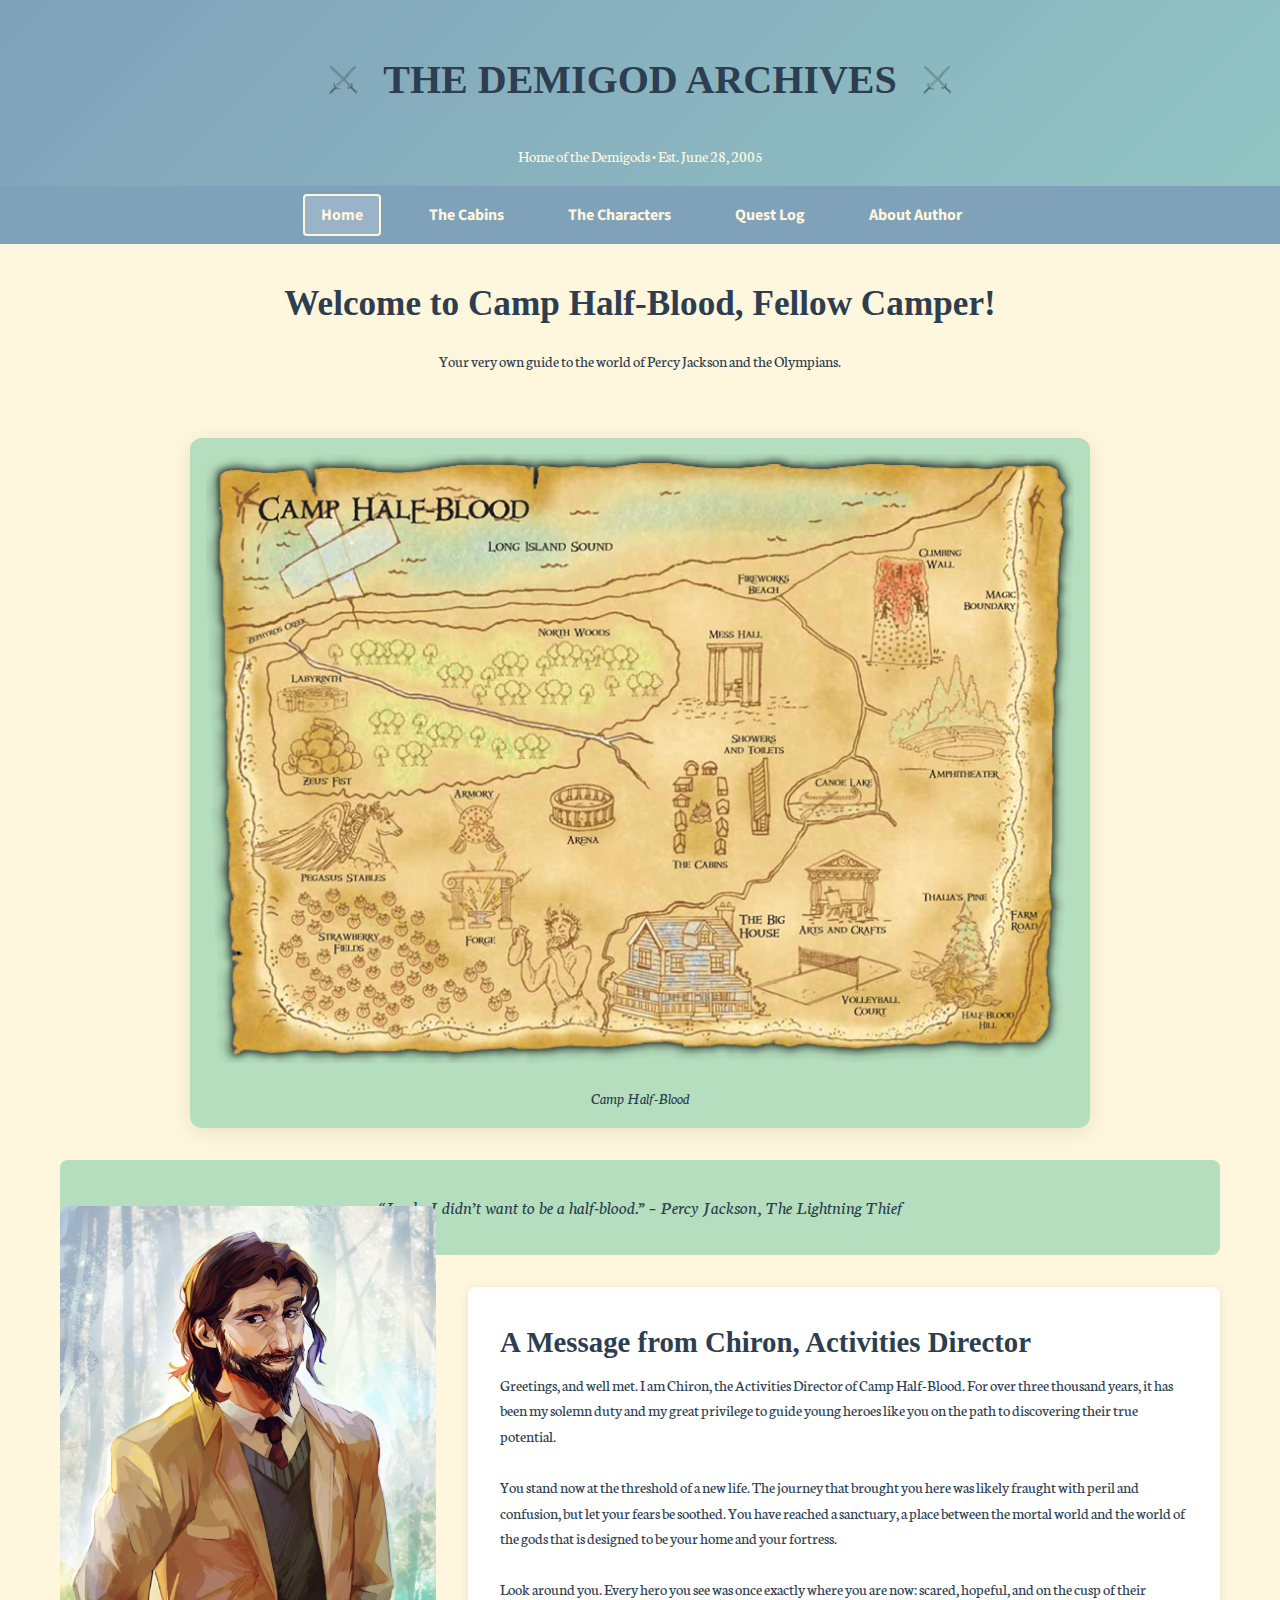
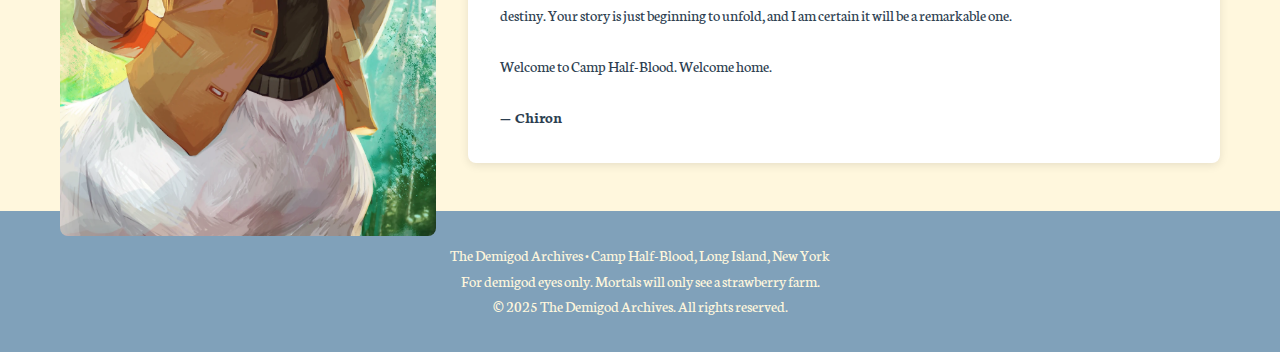
<file: index.html>
<!DOCTYPE html>
<html lang="en">
<head>
  <meta charset="UTF-8"/>
  <meta name="viewport" content="width=device-width, initial-scale=1.0"/>
  <title>The Demigod Archives | Home</title>
  <link href="https://fonts.googleapis.com/css2?family=IM+Fell+English&family=Neuton&family=Source+Sans+Pro&display=swap" rel="stylesheet"/>
  <link rel="stylesheet" href="style.css"/>
  <link rel="icon" type="image/png" href="./images/favicon.png">
</head>
<body>
  <header>
    <div class="title-banner">
  <img src="./images/Sword_Logo-The_Demigod_Archives.png" alt="Sword" class="sword-logo">
  <h1>THE DEMIGOD ARCHIVES</h1>
   <img src="./images/Sword_Logo-The_Demigod_Archives.png" alt="Sword" class="sword-logo">
      </div>
      <p>Home of the Demigods • Est. June 28, 2005</p>
  </header>

  <nav>
    <div class="container">
      <ul>
        <li><a href="index.html" class="active">Home</a></li>
        <li><a href="cabins.html">The Cabins</a></li>
        <li><a href="characters.html">The Characters</a></li>
        <li><a href="quests.html">Quest Log</a></li>
        <li><a href="about.html">About Author</a></li>
      </ul>
    </div>
  </nav>

  <div class="container">
    <div class="page-header">
      <h2>Welcome to Camp Half-Blood, Fellow Camper!</h2>
      <div class="custom-divider"></div>
      <p>Your very own guide to the world of Percy Jackson and the Olympians.</p>
    </div>

    <div class="camp-map">
  <picture>
    <source srcset="./images/P1-Camp_Map.png" type="image/png">
    <img src="https://cdn.rickriordan.com/wp-content/uploads/2023/10/17000132/camp-half-blood.png" alt="Camp Half-Blood Map">
  </picture>
  <p style="margin-top: 1rem; font-style: italic;">
    Camp Half-Blood
  </p>
</div>

    <div class="quote">
      “Look, I didn’t want to be a half-blood.” – Percy Jackson, The Lightning Thief
    </div>

    <div class="chiron-detailed">
      <div class="chiron-image">
        <picture>
    <source srcset="./images/P1-Chiron.webp" type="image/webp">
    <img src="https://static.wikia.nocookie.net/olympians/images/f/f3/Chiron_viria.jpg/revision/latest?cb=20180428155750" alt="Chiron">
       </picture>
      </div>
      <div class="chiron-message">
        <h3>A Message from Chiron, Activities Director</h3>
        <p>Greetings, and well met. I am Chiron, the Activities Director of Camp Half-Blood. 
          For over three thousand years, it has been my solemn duty and my great privilege to guide 
          young heroes like you on the path to discovering their true potential. <br><br>
          You stand now at the threshold of a new life. The journey that brought you here was likely 
          fraught with peril and confusion, but let your fears be soothed. You have reached a sanctuary, 
          a place between the mortal world and the world of the gods that is designed to be your home and your fortress.<br><br>
          Look around you. Every hero you see was once exactly where you are now: scared, hopeful, and on the cusp of their 
          destiny. Your story is just beginning to unfold, and I am certain it will be a remarkable one.<br><br>
          Welcome to Camp Half-Blood. Welcome home. <br><br><strong>— Chiron</strong>
        </p>
      </div>
    </div>
  </div>

  <footer>
    <div class="container">
      <p>The Demigod Archives • Camp Half-Blood, Long Island, New York</p>
      <p>For demigod eyes only. Mortals will only see a strawberry farm.</p>
      <p>© 2025 The Demigod Archives. All rights reserved.</p>
    </div>
  </footer>
</body>
</html>
</file>
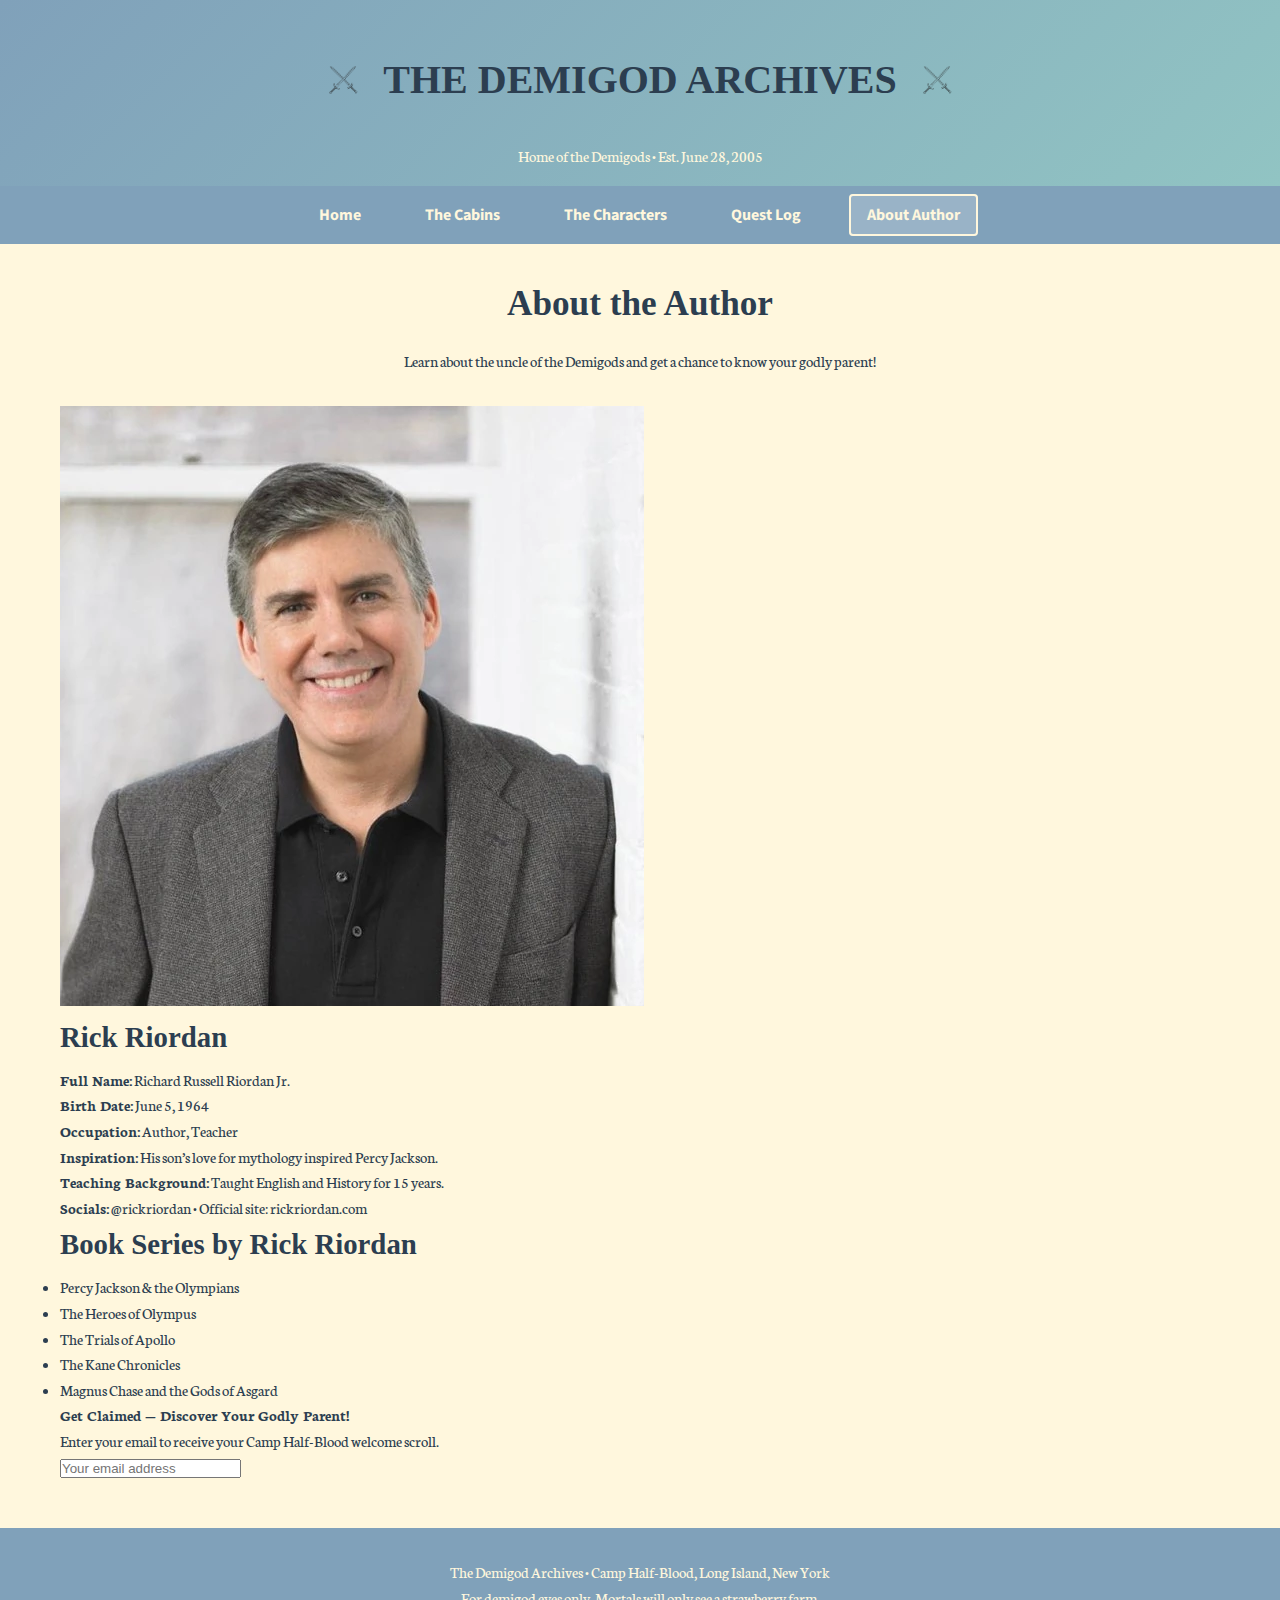
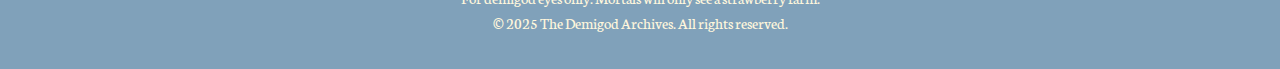
<file: about.html>
<!DOCTYPE html>
<html lang="en">
<head>
  <meta charset="UTF-8">
  <meta name="viewport" content="width=device-width, initial-scale=1.0">
  <title>The Demigod Archives | About Author</title>
  <link href="https://fonts.googleapis.com/css2?family=IM+Fell+English&family=Neuton&family=Source+Sans+Pro&display=swap" rel="stylesheet">
  <link rel="stylesheet" href="style.css">
  <link rel="icon" type="image/png" href="./images/favicon.png">
</head>
<body>
  <header>
    <div class="title-banner">
      <img src="./images/Sword_Logo-The_Demigod_Archives.png" alt="Sword" class="sword-logo">
      <h1>THE DEMIGOD ARCHIVES</h1>
      <img src="./images/Sword_Logo-The_Demigod_Archives.png" alt="Sword" class="sword-logo">
    </div>
    <p>Home of the Demigods • Est. June 28, 2005</p>
  </header>

  <nav>
    <div class="container">
      <ul>
        <li><a href="index.html">Home</a></li>
        <li><a href="cabins.html">The Cabins</a></li>
        <li><a href="characters.html">The Characters</a></li>
        <li><a href="quests.html">Quest Log</a></li>
        <li><a href="about.html" class="active">About Author</a></li>
      </ul>
    </div>
  </nav>

  <main>
    <div class="container">
      <div class="page-header">
        <h2>About the Author</h2>
        <p>Learn about the uncle of the Demigods and get a chance to know your godly parent!</p>
      </div>

      <div class="author-section">
        <div class="author-photo">
          <picture>
            <source srcset="./images/P5-Author.webp" type="image/webp">
            <img src="https://static.wikia.nocookie.net/olympians/images/d/d6/Rick_Riordan.jpg/revision/latest?cb=20110710084715" 
              alt="Rick Riordan">
          </picture>
        </div>

        <div class="author-details">
          <h3>Rick Riordan</h3>
          <p><strong>Full Name:</strong> Richard Russell Riordan Jr.</p>
          <p><strong>Birth Date:</strong> June 5, 1964</p>
          <p><strong>Occupation:</strong> Author, Teacher</p>
          <p><strong>Inspiration:</strong> His son’s love for mythology inspired Percy Jackson.</p>
          <p><strong>Teaching Background:</strong> Taught English and History for 15 years.</p>
          <p><strong>Socials:</strong> @rickriordan • Official site: rickriordan.com</p>
        </div>
      </div>

      <div class="book-series-section">
        <h3>Book Series by Rick Riordan</h3>
        <ul>
          <li>Percy Jackson & the Olympians</li>
          <li>The Heroes of Olympus</li>
          <li>The Trials of Apollo</li>
          <li>The Kane Chronicles</li>
          <li>Magnus Chase and the Gods of Asgard</li>
        </ul>

        <div class="claim-form">
          <p><strong>Get Claimed — Discover Your Godly Parent!</strong></p>
          <p>Enter your email to receive your Camp Half-Blood welcome scroll.</p>
          <input type="email" placeholder="Your email address">
        </div>
      </div>
    </div>
  </main>

  <footer>
    <div class="container">
      <p>The Demigod Archives • Camp Half-Blood, Long Island, New York</p>
      <p>For demigod eyes only. Mortals will only see a strawberry farm.</p>
      <p>© 2025 The Demigod Archives. All rights reserved.</p>
    </div>
  </footer>
</body>
</html>
</file>
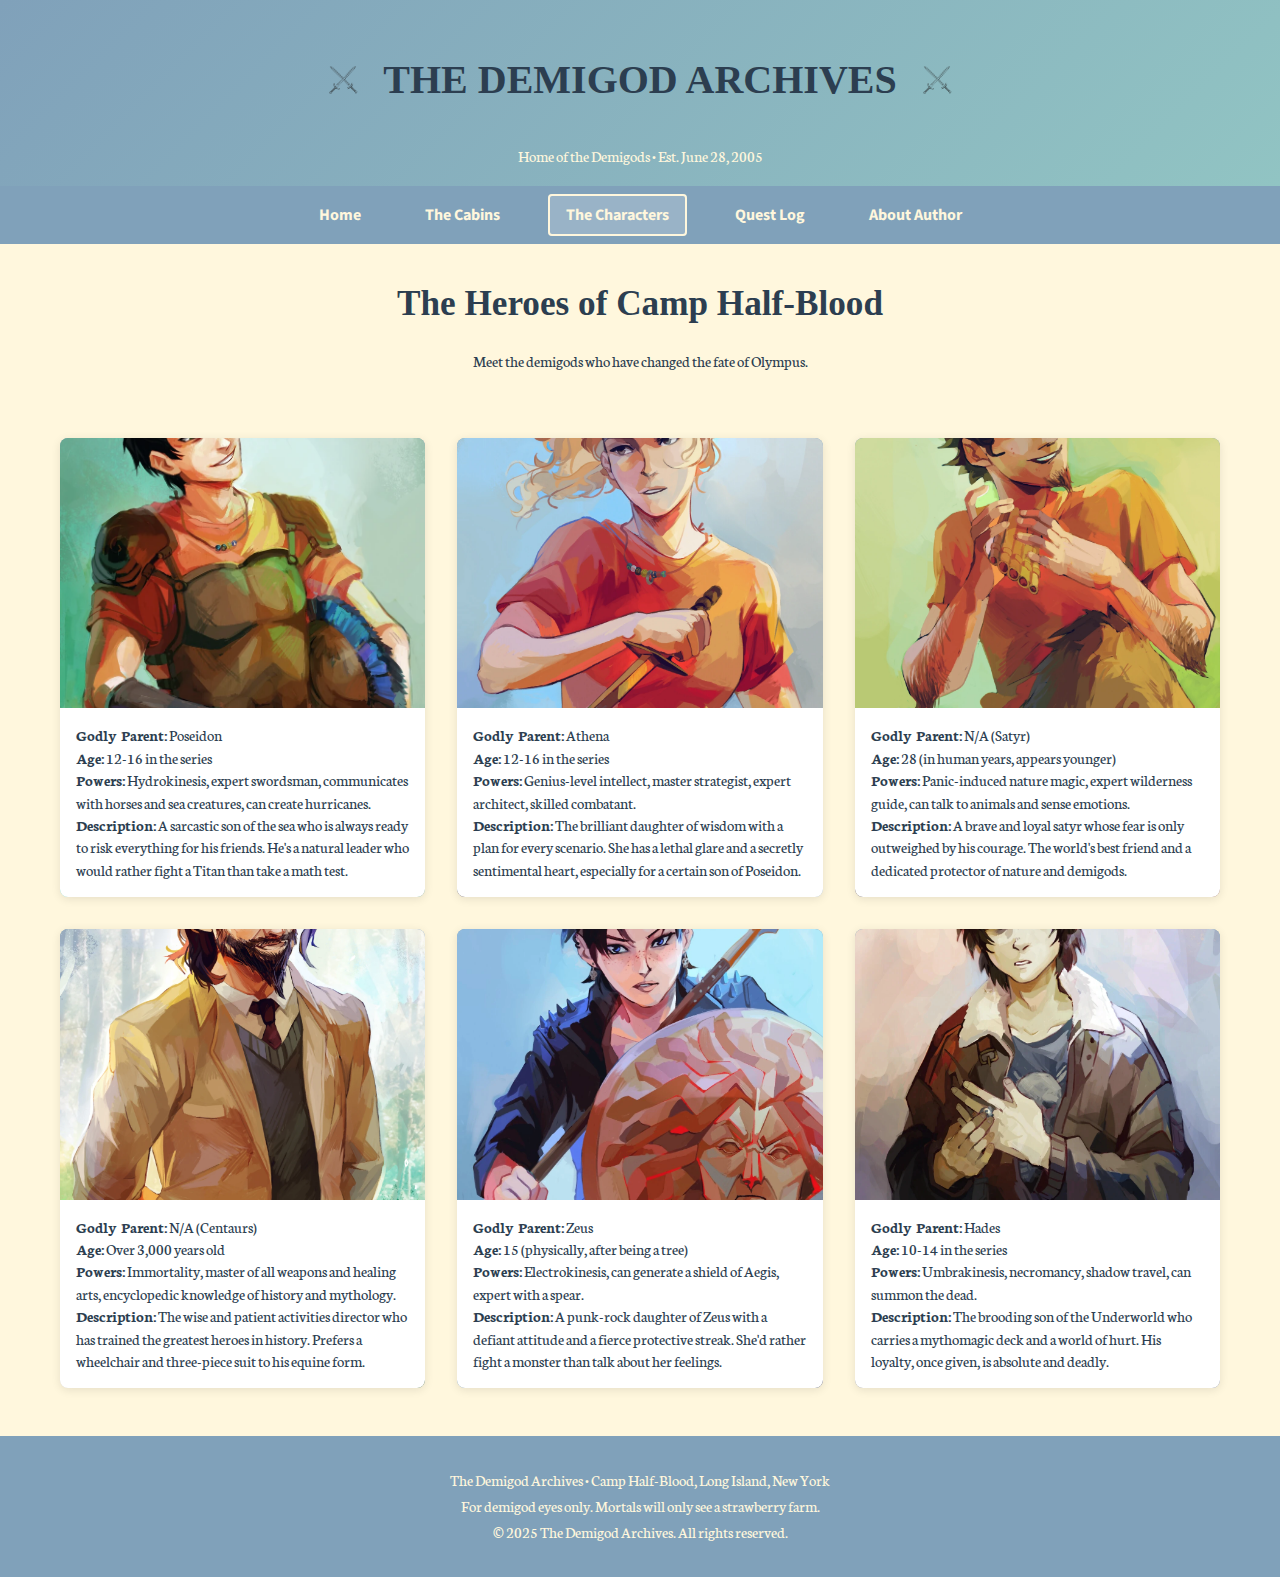
<file: characters.html>
<!DOCTYPE html>
<html lang="en">
<head>
  <meta charset="UTF-8">
  <meta name="viewport" content="width=device-width, initial-scale=1.0">
  <title>The Demigod Archives | The Characters</title>
  <link href="https://fonts.googleapis.com/css2?family=IM+Fell+English&family=Neuton&family=Source+Sans+Pro&display=swap" rel="stylesheet">
  <link rel="stylesheet" href="style.css">
  <link rel="icon" type="image/png" href="./images/favicon.png">
</head>
<body>
  <header>
    <div class="title-banner">
  <img src="./images/Sword_Logo-The_Demigod_Archives.png" alt="Sword" class="sword-logo">
  <h1>THE DEMIGOD ARCHIVES</h1>
   <img src="./images/Sword_Logo-The_Demigod_Archives.png" alt="Sword" class="sword-logo">
</div>
      <p>Home of the Demigods • Est. June 28, 2005</p>
  </header>

  <nav>
    <div class="container">
      <ul>
        <li><a href="index.html">Home</a></li>
        <li><a href="cabins.html">The Cabins</a></li>
        <li><a href="characters.html" class="active">The Characters</a></li>
        <li><a href="quests.html">Quest Log</a></li>
        <li><a href="about.html">About Author</a></li>
      </ul>
    </div>
  </nav>

  <main>
  <div class="container">
    <div class="page-header">
      <h2>The Heroes of Camp Half-Blood</h2>
      <p>Meet the demigods who have changed the fate of Olympus.</p>
    </div>

    <div class="cards-grid">
      <div class="card">
        <div class="card-header"><h3>Percy Jackson</h3></div>
        <div class="card-image"><picture>
    <source srcset="./images/P3-Percy.webp" type="image/webp">
    <img src="https://static.wikia.nocookie.net/a7ae6925-4f22-4b57-9397-d03aef97e5e1/scale-to-width/755" 
      alt="Percy Jackson">
  </picture>
</div>
        <div class="card-content"><p>
          <strong>Godly Parent:</strong> Poseidon<br>
<strong>Age:</strong> 12-16 in the series<br>
<strong>Powers:</strong> Hydrokinesis, expert swordsman, communicates with horses and sea creatures, can create hurricanes.<br>
<strong>Description:</strong> A sarcastic son of the sea who is always ready to risk everything for his friends. He's a natural leader who would rather fight a Titan than take a math test.<br>
        </p></div>
      </div>

      <div class="card">
        <div class="card-header"><h3>Annabeth Chase</h3></div>
        <div class="card-image"><picture>
    <source srcset="./images/P3-Annabeth.webp" type="image/webp">
    <img src="https://static.wikia.nocookie.net/olympians/images/c/ca/Annabeth_Chase-Viria.jpg/revision/latest?cb=20221019081610" 
      alt="Annabeth Chase">
  </picture>
</div>
        <div class="card-content"><p>
          <strong>Godly Parent:</strong> Athena <br>
<strong>Age:</strong> 12-16 in the series <br>
<strong>Powers:</strong> Genius-level intellect, master strategist, expert architect, skilled combatant.<br>
<strong>Description:</strong> The brilliant daughter of wisdom with a plan for every scenario. She has a lethal glare and a secretly sentimental heart, especially for a certain son of Poseidon.<br>
        </p></div>
      </div>

       <div class="card">
        <div class="card-header"><h3>Grover Underwood</h3></div>
        <div class="card-image"><picture>
    <source srcset="./images/P3-Grover.webp" type="image/webp">
    <img src="https://static.wikia.nocookie.net/olympians/images/c/c1/Grover_Underwood.jpg/revision/latest?cb=20170220200452" 
      alt="Grover Underwood">
  </picture>
</div>
        <div class="card-content"><p>
          <strong>Godly Parent:</strong> N/A (Satyr)<br>
<strong>Age:</strong> 28 (in human years, appears younger) <br>
<strong>Powers:</strong> Panic-induced nature magic, expert wilderness guide, can talk to animals and sense emotions.<br>
<strong>Description:</strong> A brave and loyal satyr whose fear is only outweighed by his courage. The world's best friend and a dedicated protector of nature and demigods.<br>
        </p></div>
      </div>

        <div class="card">
        <div class="card-header"><h3>Chiron</h3></div>
        <div class="card-image"><picture>
    <source srcset="./images/P1-Chiron.webp" type="image/webp">
    <img src="https://static.wikia.nocookie.net/olympians/images/f/f3/Chiron_viria.jpg/revision/latest?cb=20180428155750" 
      alt="Chiron">
  </picture>
</div>
        <div class="card-content"><p>
          <strong>Godly Parent:</strong> N/A (Centaurs)<br>
<strong>Age:</strong> Over 3,000 years old<br>
<strong>Powers:</strong> Immortality, master of all weapons and healing arts, encyclopedic knowledge of history and mythology.<br>
<strong>Description:</strong> The wise and patient activities director who has trained the greatest heroes in history. Prefers a wheelchair and three-piece suit to his equine form.<br>
        </p></div>
      </div>

      <div class="card">
        <div class="card-header"><h3>Thalia Grace</h3></div>
        <div class="card-image"><picture>
    <source srcset="./images/P3-Thalia.webp" type="image/webp">
    <img src="https://static.wikia.nocookie.net/olympians/images/2/20/Thalia_Grace-Viria.jpg/revision/latest?cb=20240919034356" 
      alt="Thalia Grace">
  </picture>
</div>
        <div class="card-content"><p>
          <strong>Godly Parent:</strong> Zeus<br>
          <strong>Age:</strong> 15 (physically, after being a tree)<br>
<strong>Powers:</strong> Electrokinesis, can generate a shield of Aegis, expert with a spear. <br>
<strong>Description:</strong> A punk-rock daughter of Zeus with a defiant attitude and a fierce protective streak. She'd rather fight a monster than talk about her feelings.<br>
        </p></div>
      </div>

      <div class="card">
        <div class="card-header"><h3>Nico Di Angelo</h3></div>
        <div class="card-image"><picture>
    <source srcset="./images/P3-Nico.webp" type="image/webp">
    <img src="https://static.wikia.nocookie.net/inconsistently-admirable/images/4/43/Nico_di_Angelo_%28Viria%29.jpg/revision/latest?cb=20230830013419" 
      alt="Nico Di Angelo">
  </picture>
</div>
        <div class="card-content"><p>
         <strong>Godly Parent:</strong> Hades<br>
<strong>Age:</strong> 10-14 in the series<br>
<strong>Powers:</strong> Umbrakinesis, necromancy, shadow travel, can summon the dead. <br>
<strong>Description:</strong> The brooding son of the Underworld who carries a mythomagic deck and a world of hurt. His loyalty, once given, is absolute and deadly.<br>
        </p></div>
      </div>
    </div>
  </main>

  <footer>
    <div class="container">
      <p>The Demigod Archives • Camp Half-Blood, Long Island, New York</p>
      <p>For demigod eyes only. Mortals will only see a strawberry farm.</p>
      <p>© 2025 The Demigod Archives. All rights reserved.</p>
    </div>
  </footer>
</body>
</html>
</file>
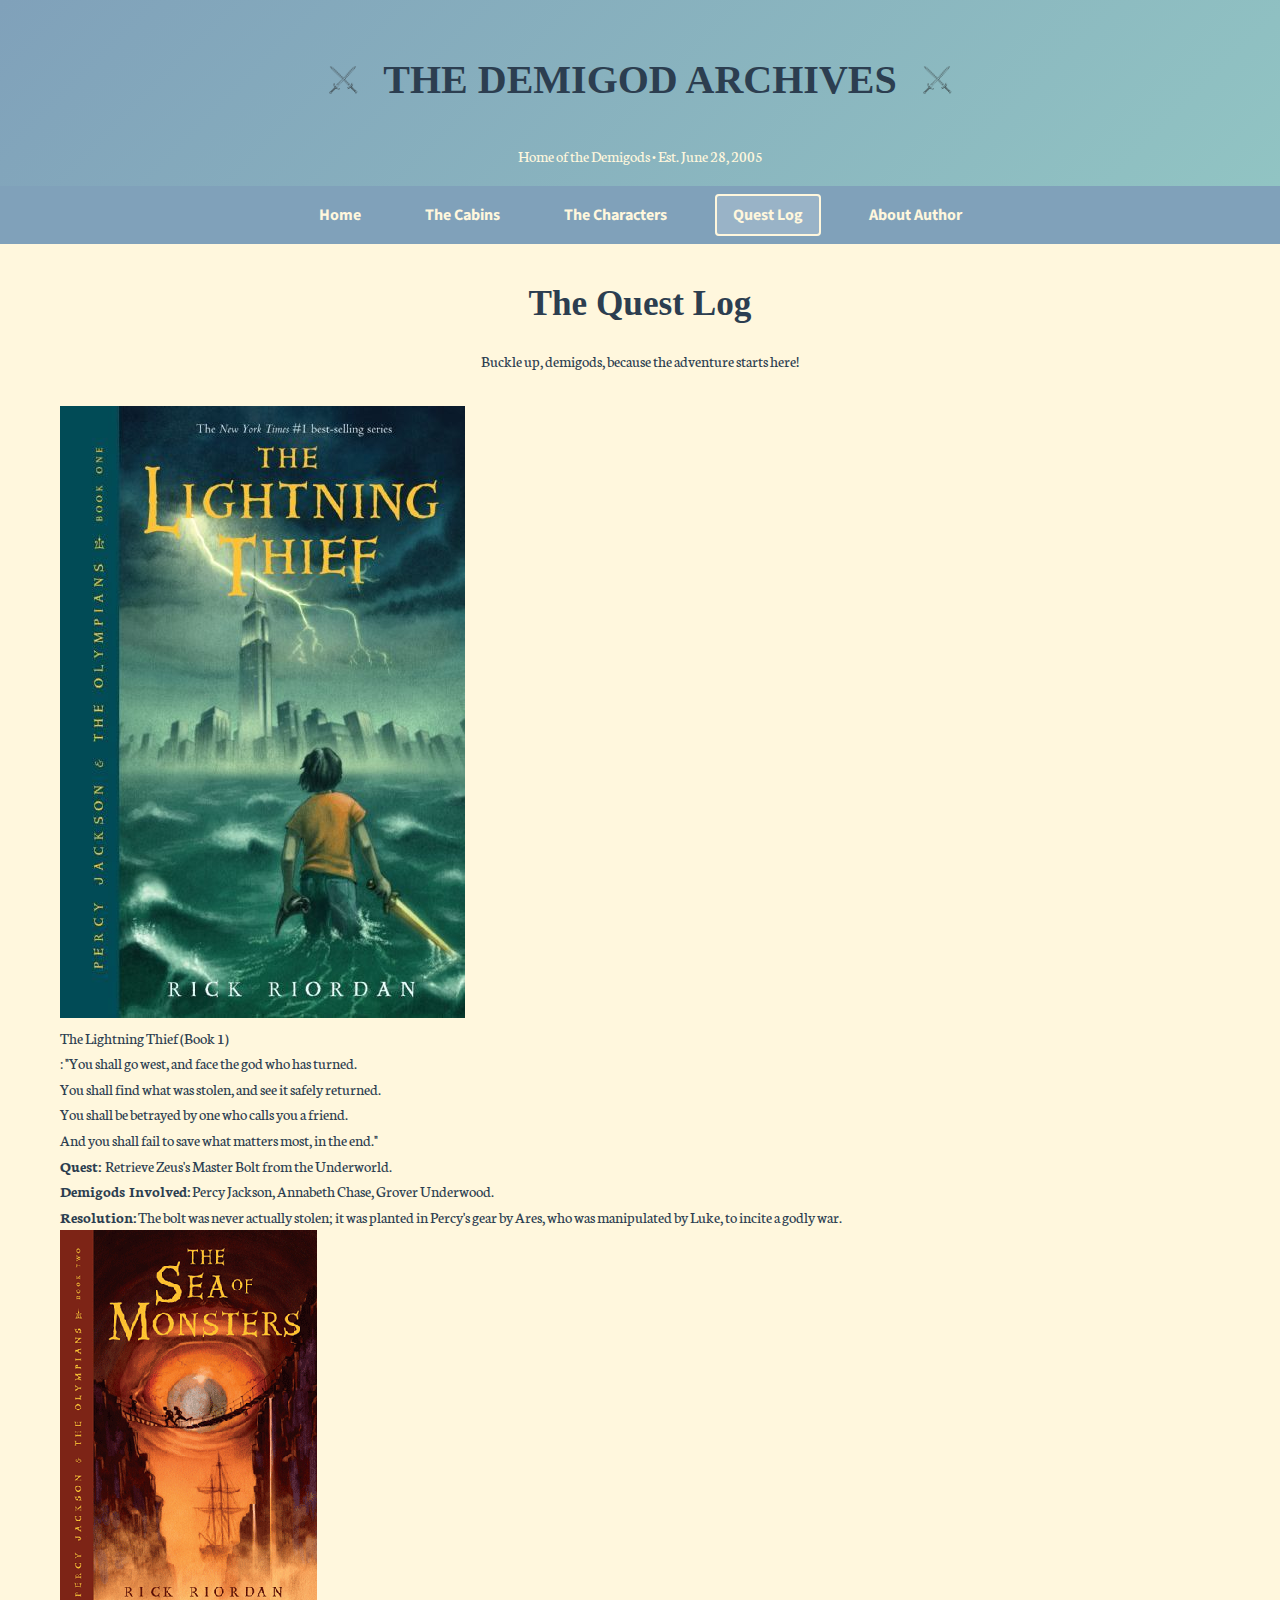
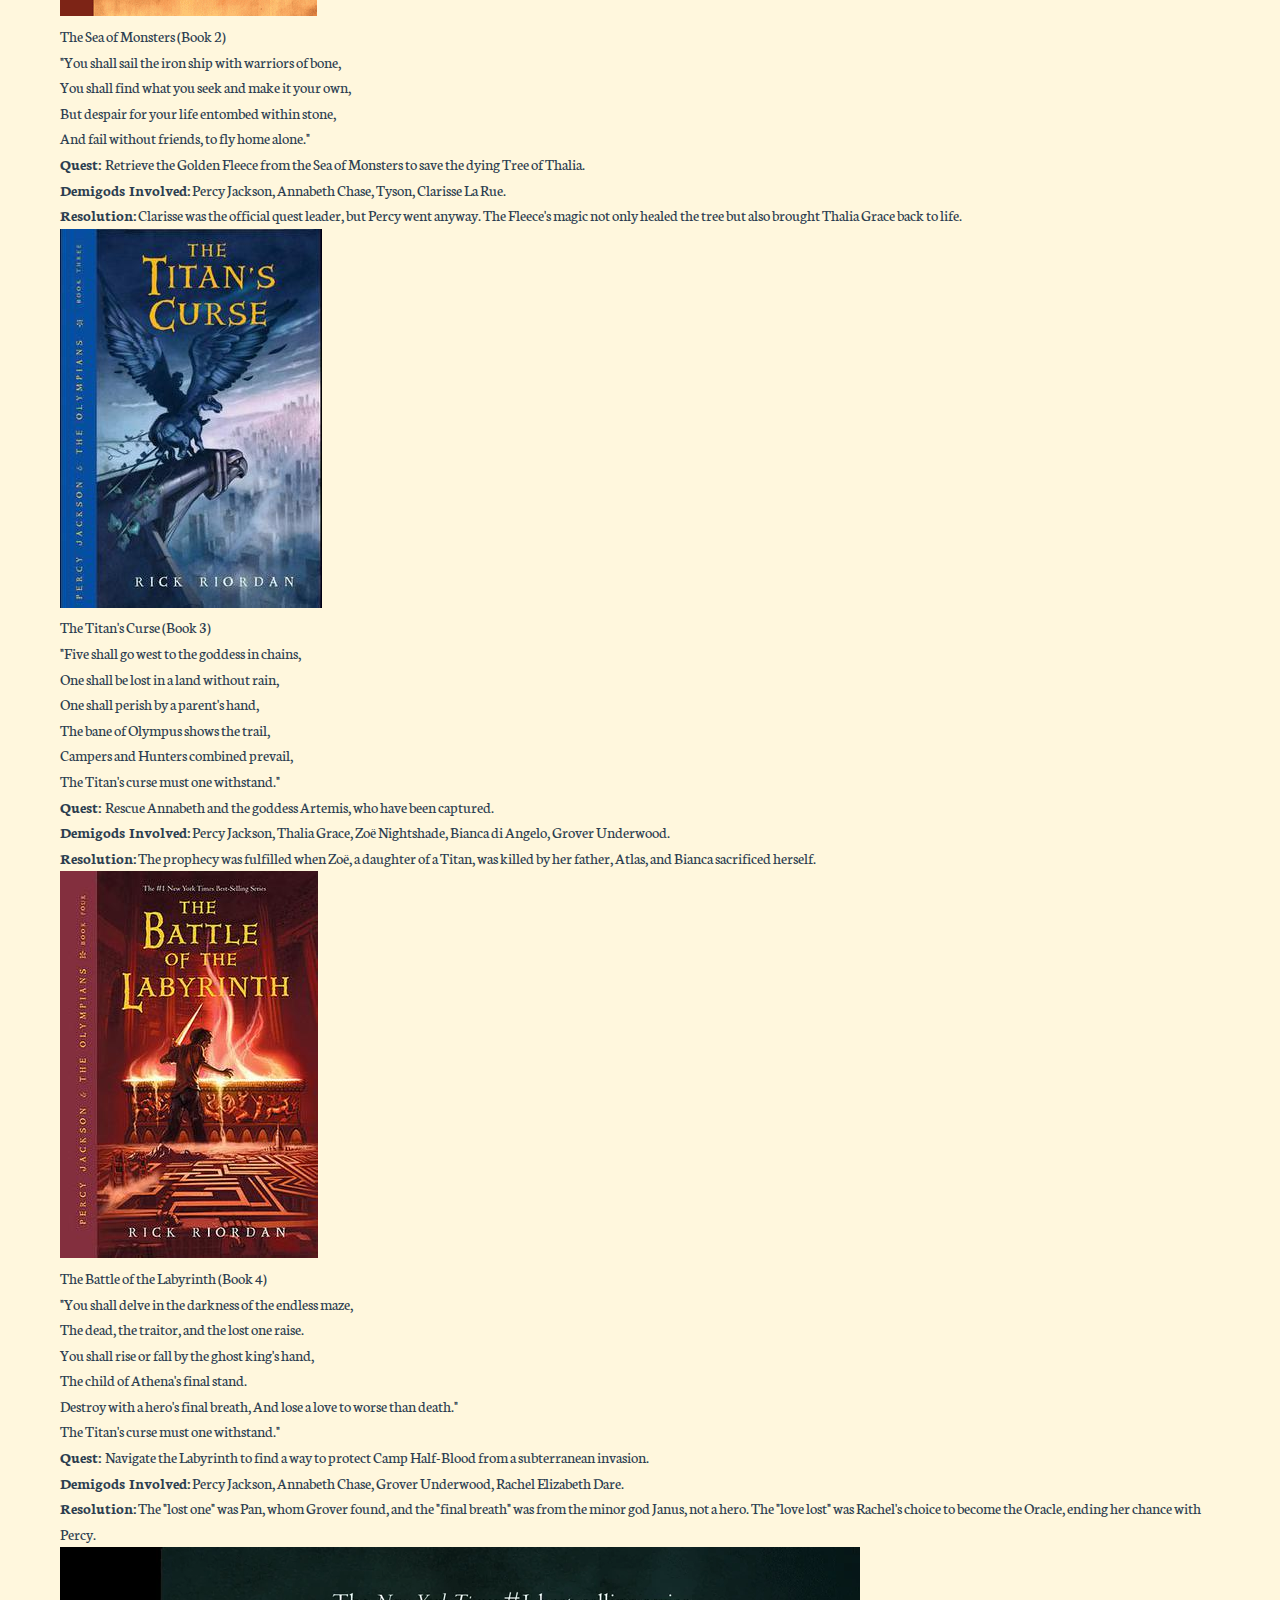
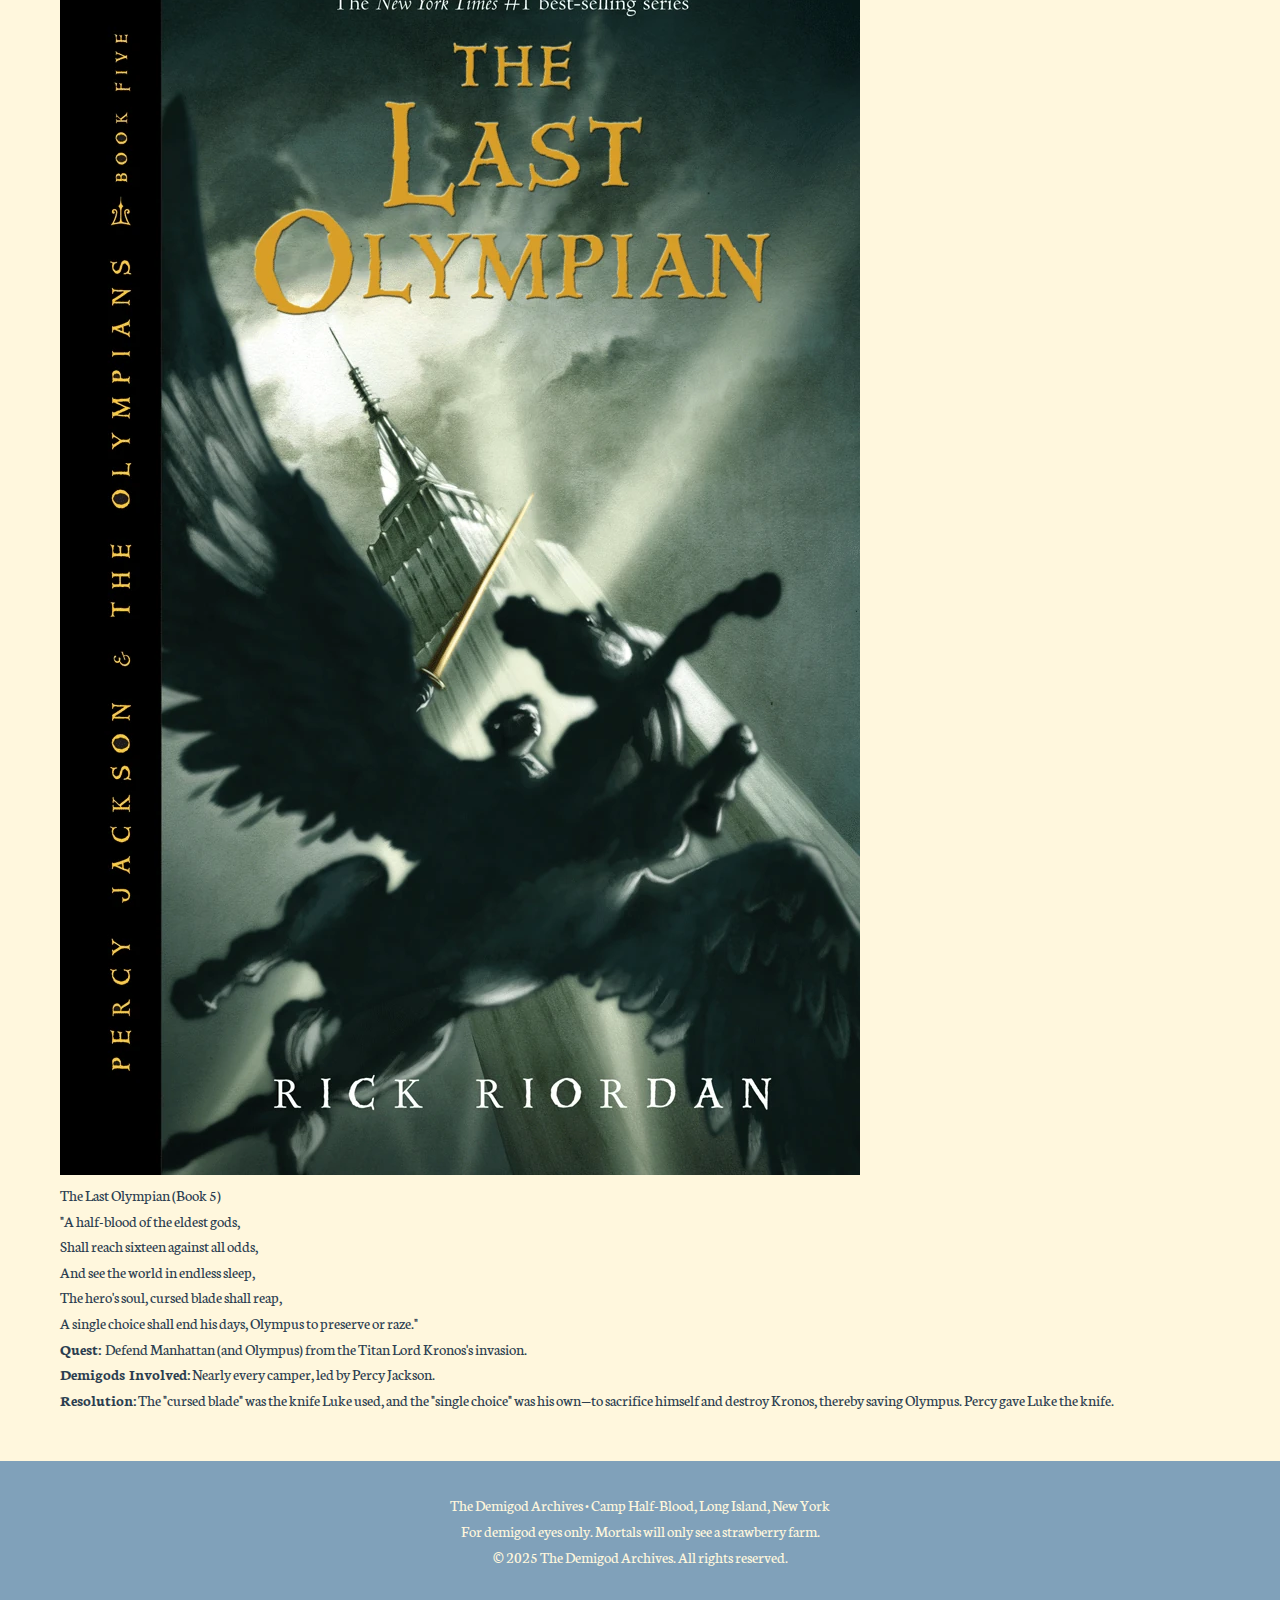
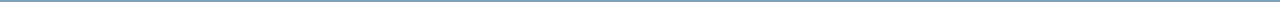
<file: quests.html>
<!DOCTYPE html>
<html lang="en">
<head>
  <meta charset="UTF-8"/>
  <meta name="viewport" content="width=device-width, initial-scale=1.0"/>
  <title>The Demigod Archives | Quest Log</title>
  <link href="https://fonts.googleapis.com/css2?family=IM+Fell+English&family=Neuton&family=Source+Sans+Pro&display=swap" rel="stylesheet"/>
  <link rel="stylesheet" href="style.css"/>
  <link rel="icon" type="image/png" href="./images/favicon.png">
</head>
<body>
  <header>
    <div class="title-banner">
  <img src="./images/Sword_Logo-The_Demigod_Archives.png" alt="Sword" class="sword-logo">
  <h1>THE DEMIGOD ARCHIVES</h1>
   <img src="./images/Sword_Logo-The_Demigod_Archives.png" alt="Sword" class="sword-logo">
</div>
      <p>Home of the Demigods • Est. June 28, 2005</p>
    </div>
  </header>

  <nav>
    <div class="container">
      <ul>
        <li><a href="index.html">Home</a></li>
        <li><a href="cabins.html">The Cabins</a></li>
        <li><a href="characters.html">The Characters</a></li>
        <li><a href="quests.html" class="active">Quest Log</a></li>
        <li><a href="about.html">About Author</a></li>
      </ul>
    </div>
  </nav>

  <main>
  <div class="container">
    <div class="page-header">
      <h2>The Quest Log</h2>
      <p>Buckle up, demigods, because the adventure starts here!</p>
    </div>

    <div class="quest-grid">
      <!-- Book 1 -->
      <div class="quest-card">
        <div class="quest-cover">
          <picture>
    <source srcset="./images/P4-TLT.jpg" type="image/jpg">
    <img src="https://books.disney.com/content/uploads/2013/09/9780786856299.jpg" 
      alt="The Lightning Thief">
  </picture>
        </div>
        <div class="quest-content">
          <div class="quest-title">The Lightning Thief (Book 1)</div>
          <div class="quest-prophecy">: "You shall go west, and face the god who has turned. <br>
            You shall find what was stolen, and see it safely returned. <br>
            You shall be betrayed by one who calls you a friend. <br>
            And you shall fail to save what matters most, in the end."</div>
          <div class="quest-info">
            <p>
              <strong>Quest: </strong>Retrieve Zeus's Master Bolt from the Underworld.<br>
              <strong>Demigods Involved:</strong> Percy Jackson, Annabeth Chase, Grover Underwood.<br>
              <strong>Resolution:</strong> The bolt was never actually stolen; it was planted in Percy's gear by Ares, who was manipulated by Luke, to incite a godly war.<br>
            </p>
          </div>
        </div>
      </div>

      <div class="quest-card">
        <div class="quest-cover">
          <picture>
    <source srcset="./images/P4-TSM.gif" type="image/gif">
    <img src="https://upload.wikimedia.org/wikipedia/en/4/46/PercySeamonsters.gif" 
      alt="The Sea of Monsters">
  </picture>
        </div>
        <div class="quest-content">
          <div class="quest-title">The Sea of Monsters (Book 2)</div>
          <div class="quest-prophecy">"You shall sail the iron ship with warriors of bone, <br>
            You shall find what you seek and make it your own, <br>
            But despair for your life entombed within stone, <br>
            And fail without friends, to fly home alone."<br></div>
          <div class="quest-info">
            <p>
              <strong>Quest: </strong>Retrieve the Golden Fleece from the Sea of Monsters to save the dying Tree of Thalia. <br>
              <strong>Demigods Involved:</strong> Percy Jackson, Annabeth Chase, Tyson, Clarisse La Rue.<br>
              <strong>Resolution:</strong> Clarisse was the official quest leader, but Percy went anyway. The Fleece's magic not only healed the tree but also brought Thalia Grace back to life.<br>
            </p>
          </div>
        </div>
      </div>


      <div class="quest-card">
        <div class="quest-cover">
          <picture>
    <source srcset="./images/P4-TTC.jpg" type="image/jpg">
    <img src="https://upload.wikimedia.org/wikipedia/en/3/3c/The_titan%27s_curse.jpg" 
      alt="The Titan's Curse">
  </picture>
        </div>
        <div class="quest-content">
          <div class="quest-title">The Titan's Curse (Book 3)</div>
          <div class="quest-prophecy">"Five shall go west to the goddess in chains, <br>
            One shall be lost in a land without rain, <br>
            One shall perish by a parent's hand, <br>
            The bane of Olympus shows the trail, <br>
            Campers and Hunters combined prevail, <br>
            The Titan's curse must one withstand."<br></div>
          <div class="quest-info">
            <p>
             <strong>Quest: </strong>Rescue Annabeth and the goddess Artemis, who have been captured.<br>
             <strong>Demigods Involved:</strong> Percy Jackson, Thalia Grace, Zoë Nightshade, Bianca di Angelo, Grover Underwood.<br>
             <strong>Resolution:</strong> The prophecy was fulfilled when Zoë, a daughter of a Titan, was killed by her father, Atlas, and Bianca sacrificed herself.<br>
            </p>
          </div>
        </div>
      </div>

       <div class="quest-card">
        <div class="quest-cover">
          <picture>
    <source srcset="./images/P4-TBL.jpg" type="image/jpg">
    <img src="https://upload.wikimedia.org/wikipedia/en/b/bf/PercyBattleLabyrinth.jpg" 
      alt="The Battle of the Labyrinth">
  </picture>
        </div>
        <div class="quest-content">
          <div class="quest-title">The Battle of the Labyrinth (Book 4)</div>
          <div class="quest-prophecy">"You shall delve in the darkness of the endless maze, <br>
            The dead, the traitor, and the lost one raise. <br>
            You shall rise or fall by the ghost king's hand, <br>
            The child of Athena's final stand. <br>
            Destroy with a hero's final breath, And lose a love to worse than death."<br>
            The Titan's curse must one withstand."<br></div>
          <div class="quest-info">
            <p>
             <strong>Quest: </strong> Navigate the Labyrinth to find a way to protect Camp Half-Blood from a subterranean invasion.<br>
             <strong>Demigods Involved:</strong> Percy Jackson, Annabeth Chase, Grover Underwood, Rachel Elizabeth Dare.<br>
             <strong>Resolution:</strong> The "lost one" was Pan, whom Grover found, and the "final breath" was from the minor god Janus, not a hero. The "love lost" was Rachel's choice to become the Oracle, ending her chance with Percy.
<br>
            </p>
          </div>
        </div>
      </div>

      <div class="quest-card">
        <div class="quest-cover">
          <picture>
    <source srcset="./images/P4-TLO.webp" type="image/webp">
    <img src="https://static.wikia.nocookie.net/olympians/images/c/c6/The_Last_Olympian_cover.gif/revision/latest?cb=20091129012421" 
      alt="The Last Olympian">
  </picture>
        </div>
        <div class="quest-content">
          <div class="quest-title">The Last Olympian (Book 5)</div>
          <div class="quest-prophecy">"A half-blood of the eldest gods, <br>
            Shall reach sixteen against all odds, <br>
            And see the world in endless sleep, <br>
            The hero's soul, cursed blade shall reap, <br>
            A single choice shall end his days, Olympus to preserve or raze."<br></div>
          <div class="quest-info">
            <p>
            <strong>Quest: </strong> Defend Manhattan (and Olympus) from the Titan Lord Kronos's invasion.<br>
            <strong>Demigods Involved:</strong> Nearly every camper, led by Percy Jackson. <br>
            <strong>Resolution:</strong> The "cursed blade" was the knife Luke used, and the "single choice" was his own—to sacrifice himself and destroy Kronos, thereby saving Olympus. Percy gave Luke the knife.<br>
            </p>
          </div>
        </div>
      </div>

      
  </div></main>

  <footer>
    <div class="container">
      <p>The Demigod Archives • Camp Half-Blood, Long Island, New York</p>
      <p>For demigod eyes only. Mortals will only see a strawberry farm.</p>
      <p>© 2025 The Demigod Archives. All rights reserved.</p>
    </div>
  </footer>
</body>
</html>
</file>
<file: style.css>
/* Root Variables */
:root {
  --sea-blue: #80A1BA;
  --seafoam: #91C4C3;
  --mint: #B4DEBD;
  --parchment: #FFF7DD;
  --text-dark: #2C3E50;
  --text-light: #FFF7DD;
}

/* Reset & Body */
* {
  margin: 0;
  padding: 0;
  box-sizing: border-box;
}

body {
  background-color: var(--parchment);
  font-family: 'Neuton', serif;
  font-size: 1rem;
  line-height: 1.6;
  color: var(--text-dark);
}

.container {
  max-width: 1200px;
  margin: 0 auto;
  padding: 0 20px;
}

/* Headings */
h1 {
  font-family: 'IM Fell English', serif;
  font-size: 2.5rem;
  margin-bottom: 0.5rem;
}

h2 {
  font-family: 'IM Fell English', serif;
  font-size: 2.2rem;
  margin-bottom: 1rem;
}

h3 {
  font-family: 'IM Fell English', serif;
  font-size: 1.8rem;
  margin-bottom: 0.5rem;
}

/* Title Banner with Swords */
.title-banner {
  display: flex;
  align-items: center;
  justify-content: center;
  gap: 1rem;
  margin: 2rem 0;
  flex-wrap: wrap;
}

.title-banner h1 {
  font-size: 2.5rem;
  font-family: 'IM Fell English', serif;
  color: var(--text-dark);
  text-align: center;
  margin: 0;
}

.sword-logo {
  width: 3em;
  height: auto;
}

/* Custom Divider */
.divider {
  width: 60%;            
  height: 2px;           
  background-color: var(--sea-blue);
  margin: 1.5rem auto;   
  border-radius: 2px;   
}

/* Header */
header {
  background: linear-gradient(135deg, var(--sea-blue), var(--seafoam));
  color: var(--text-light);
  padding: 1rem 0;
  text-align: center;
}

/* Navigation Bar */
nav {
  background: var(--sea-blue);
  padding: 1rem 0;
}

nav ul {
  display: flex;
  justify-content: center;
  list-style: none;
  gap: 2rem;
  flex-wrap: wrap;
}

nav a {
  color: var(--text-light);
  text-decoration: none;
  font-family: 'Source Sans Pro', sans-serif;
  font-weight: bold;
  padding: 0.5rem 1rem;
  border-radius: 4px;
  transition: background 0.3s;
}

nav a:hover {
  background: rgba(255,255,255,0.2);
}

nav a.active {
  border: 2px solid var(--text-light);
  background: rgba(255,255,255,0.2);
}

/* Page Header */
.page-header {
  text-align: center;
  padding: 2rem 0;
}

/* Camp Map */
.camp-map {
  height: auto;
  max-width: 900px;
  margin: 2rem auto;
  background: var(--mint);
  border-radius: 12px;
  padding: 1rem;
  box-shadow: 0 4px 20px rgba(0,0,0,0.1);
  text-align: center;
}

.camp-map img {
  max-width: 100%;
  height: auto;
  object-fit: contain;
  border-radius: 8px;
}

/* Quote */
.quote {
  background: var(--mint);
  padding: 2rem;
  border-radius: 8px;
  margin: 1.5rem 0;
  font-style: italic;
  text-align: center;
  font-size: 1.2rem;
}

/* Chiron Section */
.chiron-detailed {
  display: grid;
  grid-template-columns: 1fr 2fr;
  gap: 2rem;
  align-items: center;
  margin: 2rem 0;
}

.chiron-image {
  background: var(--seafoam);
  border-radius: 8px;
  height: 300px;
  display: flex;
  align-items: center;
  justify-content: center;
}

.chiron-image img {
  max-width: 100%;
  height: auto;
  object-fit: contain;
  border-radius: 8px;
}

.chiron-message {
  background: white;
  padding: 2rem;
  border-radius: 8px;
  box-shadow: 0 2px 10px rgba(0,0,0,0.1);
}

/* Cards Grid */
.cards-grid {
  display: grid;
  grid-template-columns: repeat(3, 1fr);
  gap: 2rem;
  margin: 2rem 0;
}

.card {
  display: flex;
  flex-direction: column;
  border-radius: 8px;
  overflow: hidden;
  box-shadow: 0 2px 10px rgba(0,0,0,0.1);
}

.card-header {
  background: var(--sea-blue);
  color: var(--text-light);
  padding: 1rem;
  text-align: center;
}

.card-header h3 {
  font-size: 1.5rem;
  margin: 0;
}

.card-image {
  background: var(--mint);
  height: 200px;
  display: flex;
  align-items: center;
  justify-content: center;
}

.card-image img {
  max-width: 100%;
  height: auto;
  object-fit: contain;
  display: block;
  margin: 0 auto;
}

.card-content {
  background: white;
  padding: 1rem;
  font-size: 1rem;
  line-height: 1.4;
}

/* Footer */
footer {
  background: var(--sea-blue);
  color: var(--text-light);
  text-align: center;
  padding: 2rem 0;
  margin-top: 3rem;
}

/* Responsive */
@media (max-width: 992px) {
  .cards-grid {
    grid-template-columns: repeat(2, 1fr);
  }

  .author-section,
  .chiron-detailed {
    grid-template-columns: 1fr;
  }
}

@media (max-width: 600px) {
  .cards-grid {
    grid-template-columns: 1fr;
  }

  h1 {
    font-size: 2rem;
  }

  h2 {
    font-size: 1.8rem;
  }

  h3 {
    font-size: 1.5rem;
  }

  .title-banner h1 {
    font-size: 2rem;
  }

  .sword-icon {
    width: 32px;
  }
}
</file>
